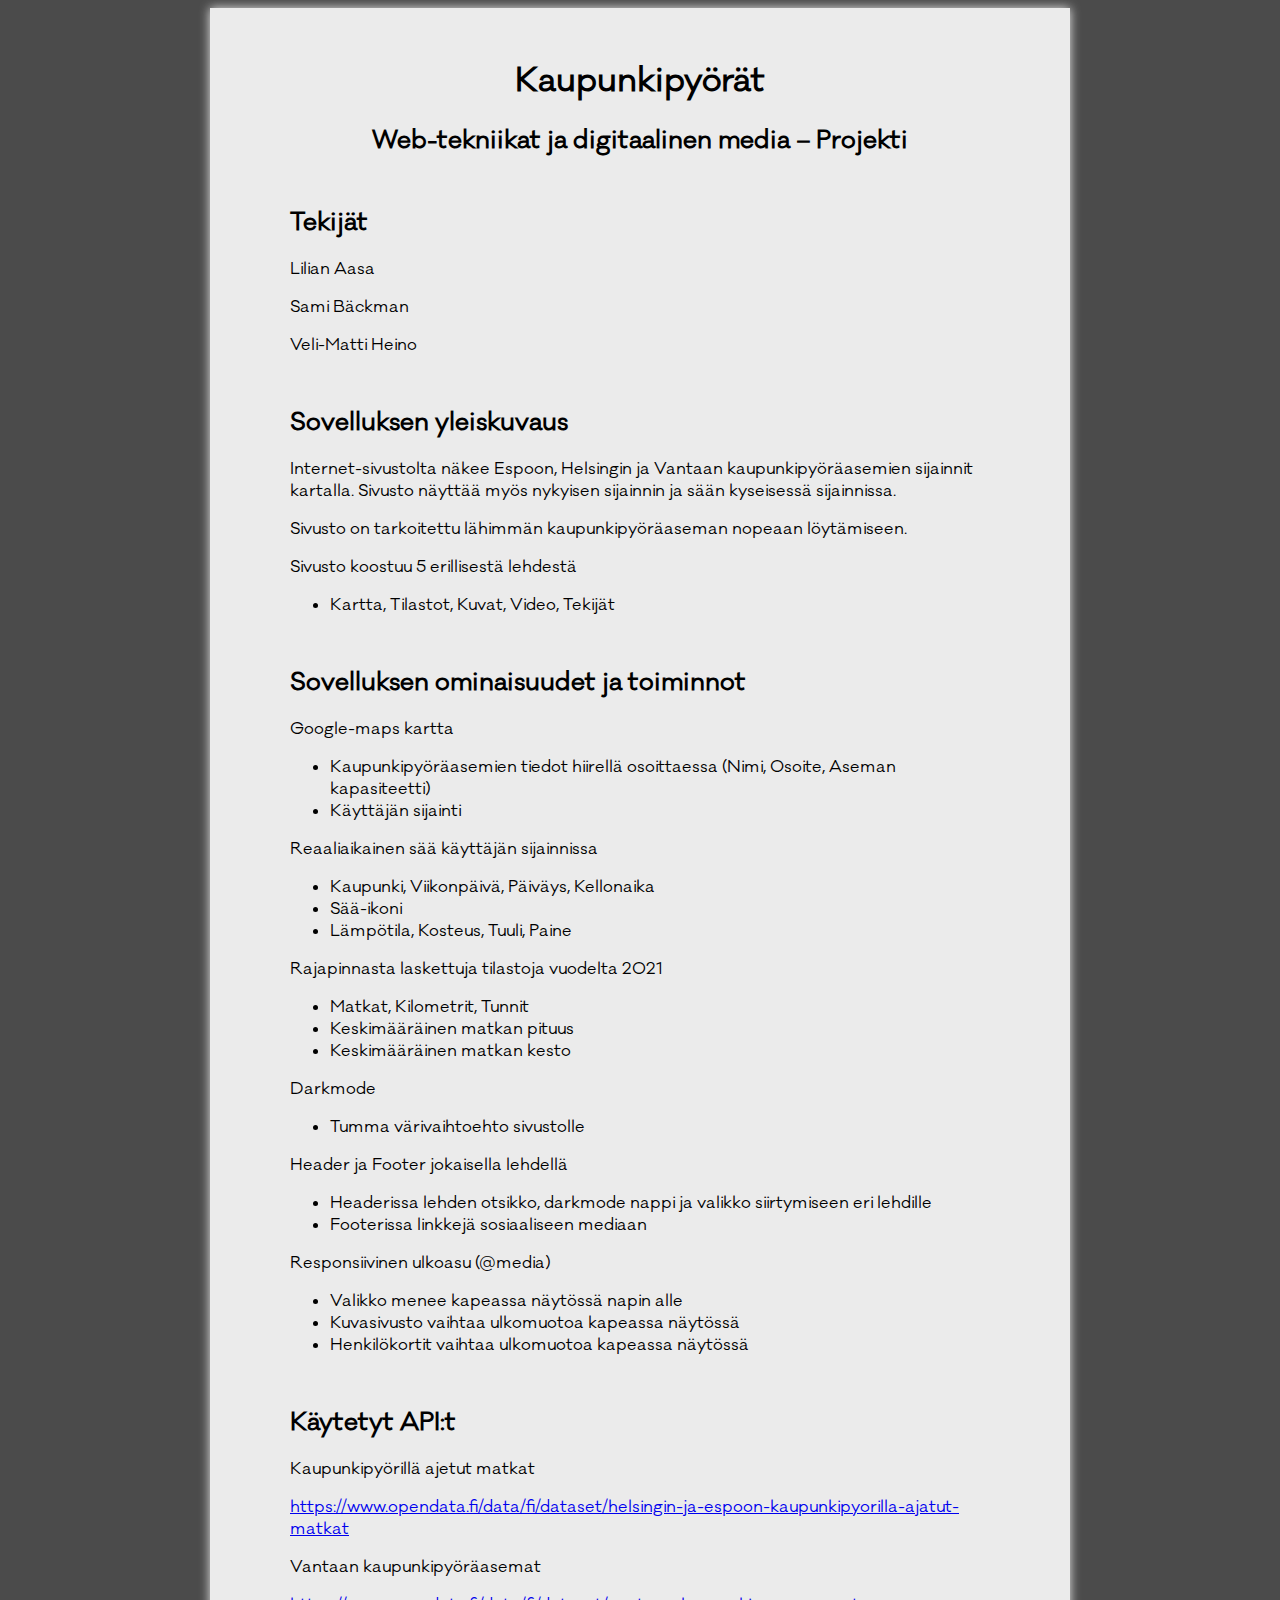
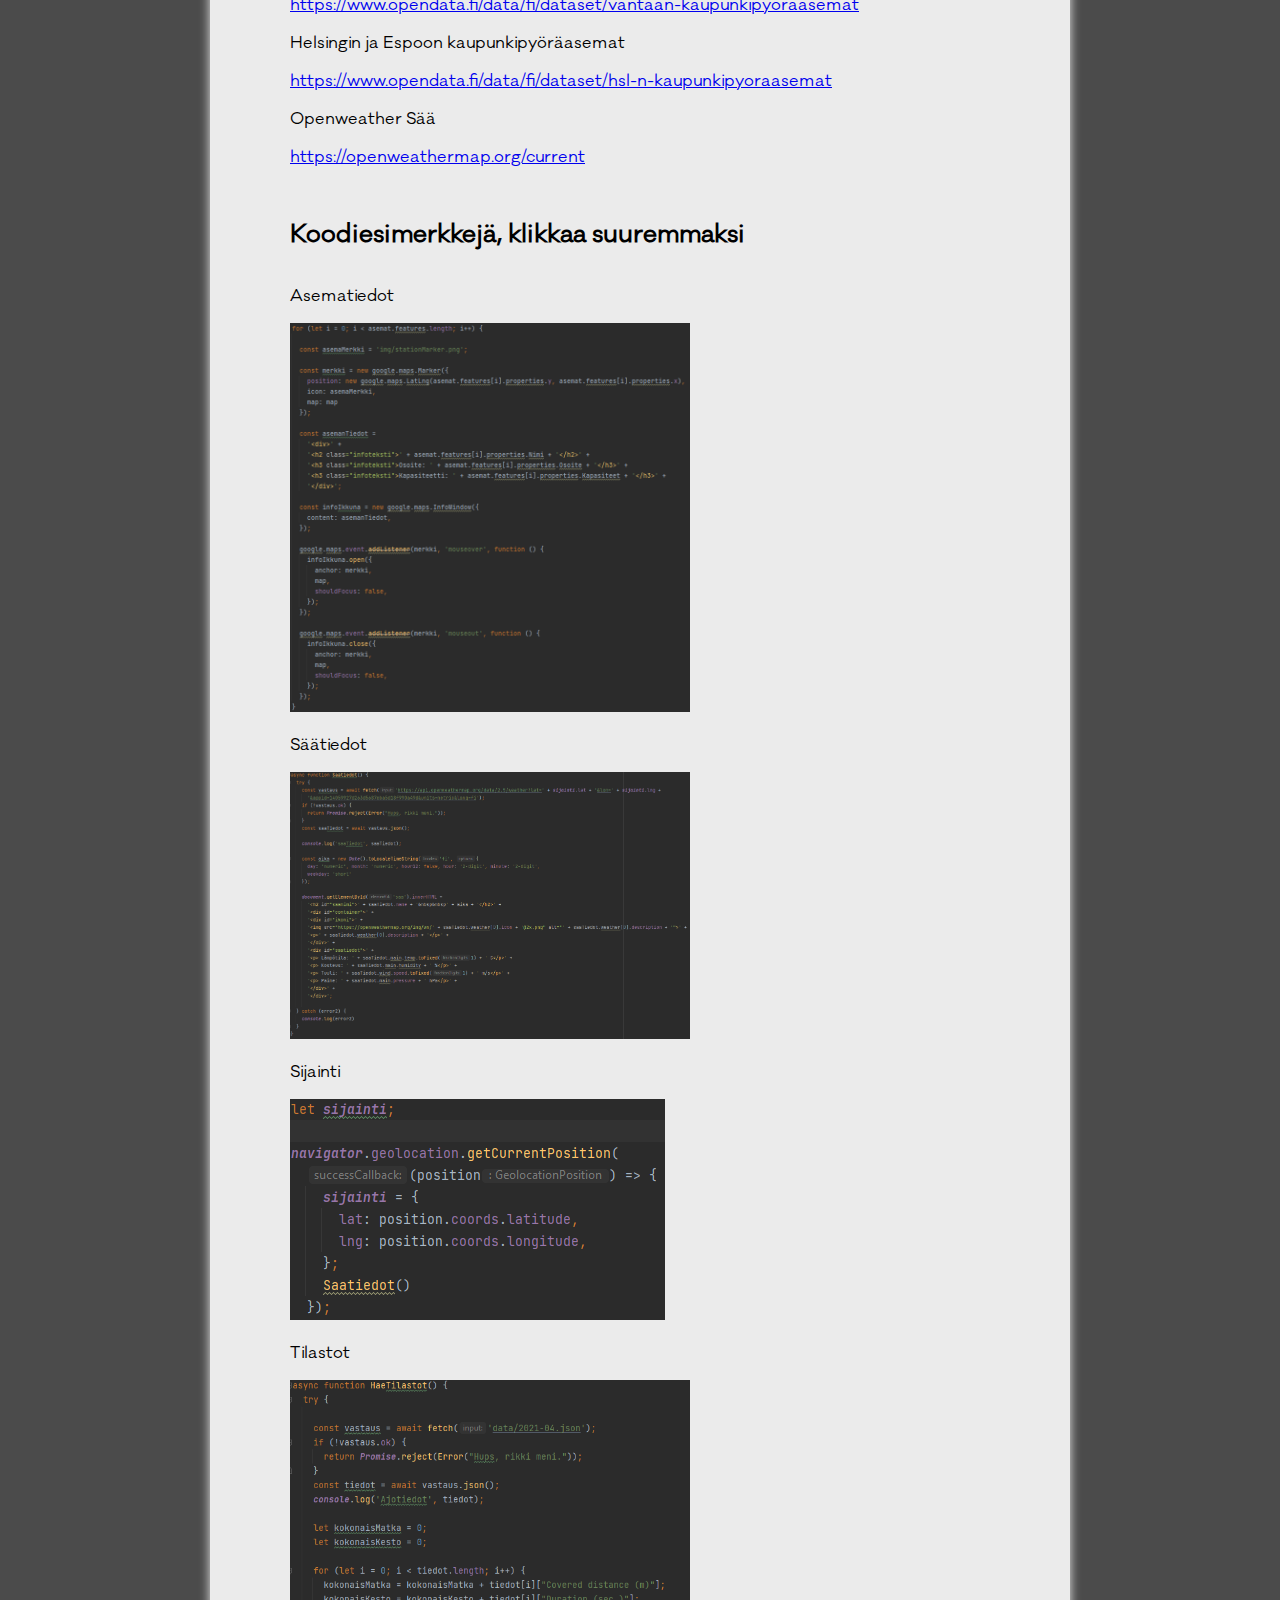
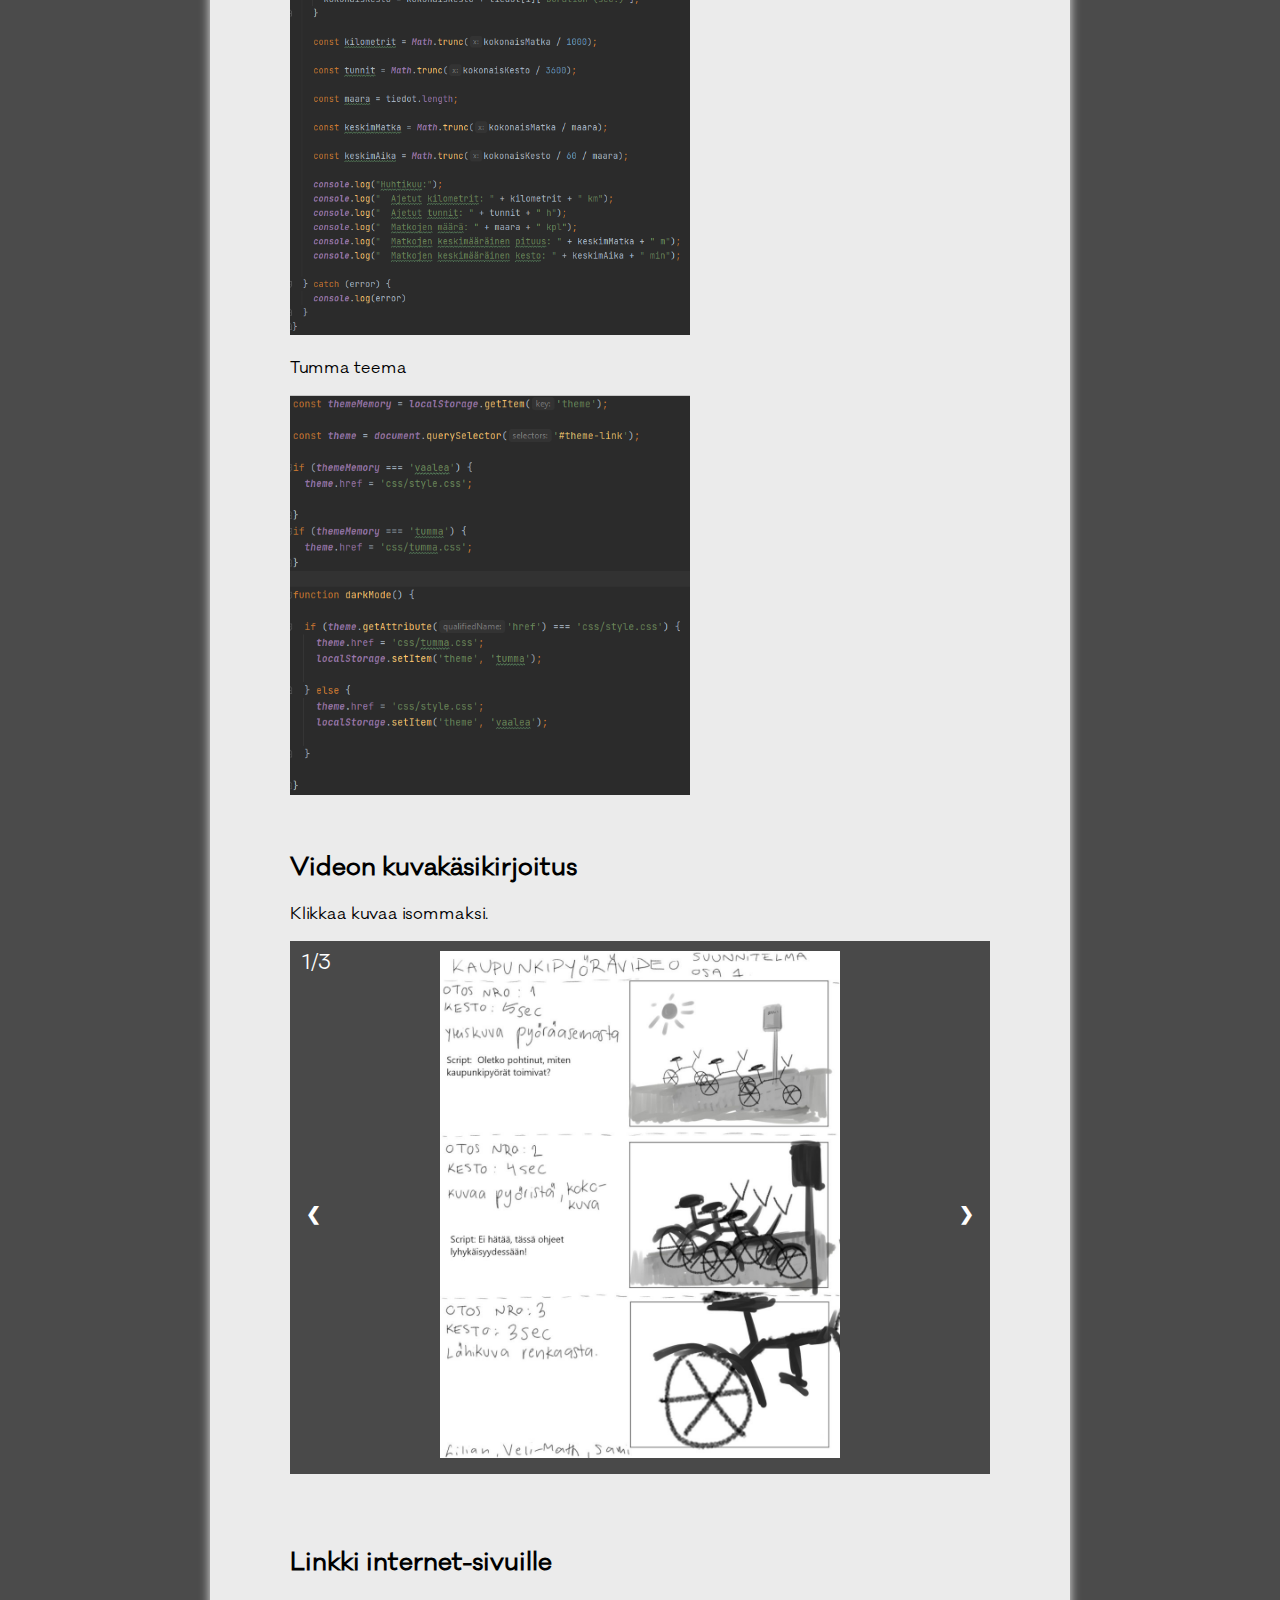
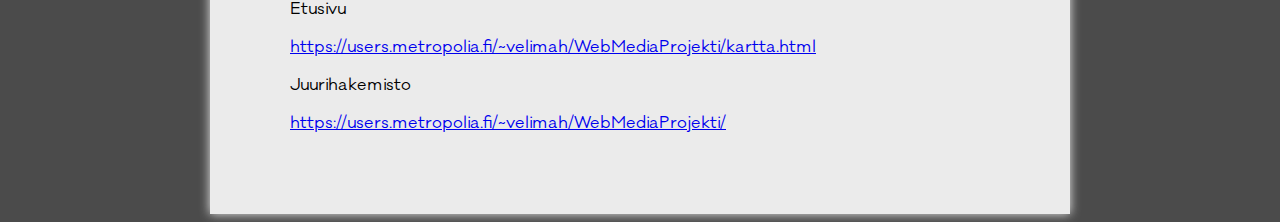
<file: EsittelySivusto/index.html>
<!DOCTYPE html>
<html lang="fi">
<head>
  <meta charset="UTF-8">
  <meta http-equiv="X-UA-Compatible" content="IE=edge">
  <meta name="viewport" content="width=device-width, initial-scale=1.0">
  <link rel="stylesheet" type="text/css" href="index.css" />
  <link href="lightbox2-2.11.3/dist/css/lightbox.css" rel="stylesheet" />
  <link rel="stylesheet" type="text/css" href="slideShow.css"/>
  <title>Kaupunkipyörät - Projektin esittelysivu</title>
  </head>
<body>
<script src="jquery.js"></script>


<main>
<header>
<h1 id="otsikko">Kaupunkipyörät</h1>
<h2 id="alaotsikko">Web-tekniikat ja digitaalinen media – Projekti</h2>
</header>

<section>
<h2>Tekijät</h2>
<p>Lilian Aasa</p>
<p>Sami Bäckman</p>
<p>Veli-Matti Heino</p>
</section>


<section>
<h2>Sovelluksen yleiskuvaus</h2>
<p>Internet-sivustolta näkee Espoon, Helsingin ja Vantaan kaupunkipyöräasemien sijainnit kartalla. Sivusto näyttää myös nykyisen sijainnin ja sään kyseisessä sijainnissa.</p>
<p>Sivusto on tarkoitettu lähimmän kaupunkipyöräaseman nopeaan löytämiseen.</p>
<p>Sivusto koostuu 5 erillisestä lehdestä </p>
<ul>
  <li>Kartta, Tilastot, Kuvat, Video, Tekijät</li>
</ul>
</section>

<section>
<h2>Sovelluksen ominaisuudet ja toiminnot</h2>
<p>Google-maps kartta</p>
<ul>
  <li>Kaupunkipyöräasemien tiedot hiirellä osoittaessa (Nimi, Osoite, Aseman kapasiteetti)</li>
  <li>Käyttäjän sijainti</li>
</ul>
<p>Reaaliaikainen sää käyttäjän sijainnissa</p>
<ul>
  <li>Kaupunki, Viikonpäivä, Päiväys, Kellonaika</li>
  <li>Sää-ikoni</li>
  <li>Lämpötila, Kosteus, Tuuli, Paine</li>
</ul>
<p>Rajapinnasta laskettuja tilastoja vuodelta 2021</p>
<ul>
  <li>Matkat, Kilometrit, Tunnit</li>
  <li>Keskimääräinen matkan pituus</li>
  <li>Keskimääräinen matkan kesto</li>
</ul>
<p>Darkmode</p>
<ul>
  <li>Tumma värivaihtoehto sivustolle</li>
</ul>
<p>Header ja Footer jokaisella lehdellä</p>
<ul>
  <li>Headerissa lehden otsikko, darkmode nappi ja valikko siirtymiseen eri lehdille</li>
  <li>Footerissa linkkejä sosiaaliseen mediaan</li>
</ul>
<p>Responsiivinen ulkoasu (@media)</p>
<ul>
  <li>Valikko menee kapeassa näytössä napin alle</li>
  <li>Kuvasivusto vaihtaa ulkomuotoa kapeassa näytössä</li>
  <li>Henkilökortit vaihtaa ulkomuotoa kapeassa näytössä</li>
</ul>
</section>

<section>
<h2>Käytetyt API:t</h2>
<p>Kaupunkipyörillä ajetut matkat</p>
<a href="https://www.opendata.fi/data/fi/dataset/helsingin-ja-espoon-kaupunkipyorilla-ajatut-matkat">https://www.opendata.fi/data/fi/dataset/helsingin-ja-espoon-kaupunkipyorilla-ajatut-matkat</a>
<p>Vantaan kaupunkipyöräasemat</p>
<a href="https://www.opendata.fi/data/fi/dataset/vantaan-kaupunkipyoraasemat">https://www.opendata.fi/data/fi/dataset/vantaan-kaupunkipyoraasemat</a>
<p>Helsingin ja Espoon kaupunkipyöräasemat</p>
<a href="https://www.opendata.fi/data/fi/dataset/hsl-n-kaupunkipyoraasemat">https://www.opendata.fi/data/fi/dataset/hsl-n-kaupunkipyoraasemat</a>
<p>Openweather Sää</p>
<a href="https://openweathermap.org/current">https://openweathermap.org/current</a>
</section>

<section>
<h2>Koodiesimerkkejä, klikkaa suuremmaksi</h2>
<div id="flexbox">
  <p>Asematiedot</p>
  <a class="lightbox-link" href="asemat.png" data-lightbox="image-1" data-title="sijainti"><img class="image" src="asemat.png" alt="sijainti" /></a>
  <p>Säätiedot</p>
  <a class="lightbox-link" href="säätiedot.png" data-lightbox="image-1" data-title="säätiedot"><img class="image" src="säätiedot.png" alt="säätiedot" /></a>
  <p>Sijainti</p>
  <a class="lightbox-link" href="sijainti.png" data-lightbox="image-1" data-title="sijainti"><img class="image" src="sijainti.png" alt="sijainti" /></a>
  <p>Tilastot</p>
  <a class="lightbox-link" href="tilastot.png" data-lightbox="image-1" data-title="asematiedot kartalle"><img class="image" src="tilastot.png" alt="asematiedot kartalle" /></a>
  <p>Tumma teema</p>
  <a class="lightbox-link" href="darkmode.png" data-lightbox="image-1" data-title="darkmode"><img class="image" src="darkmode.png" alt="darkmode" /></a>
</div>
</section>


<section>
  <h2>Videon kuvakäsikirjoitus</h2>
  <p>Klikkaa kuvaa isommaksi.</p>
  <div class="slideshow-container">

    <div class="slidesShow">
      <div class="slideNumber">1/3</div>
      <a class="lightbox-link" href="video-img/suunnitelma1.jpg" data-lightbox="image-1" data-title="videon kuvakäsikirjoitus, kuva 1"><img class="image" src="video-img/suunnitelma1.jpg" alt="suunnitelma kuva1"/></a>
    </div>

    <div class="slidesShow">
      <div class="slideNumber">2/3</div>
      <a class="lightbox-link" href="video-img/suunnitelma2.jpg" data-lightbox="image-1" data-title="videon kuvakäsikirjoitus, kuva 2"><img class="image" src="video-img/suunnitelma2.jpg" alt="suunnitelma kuva2"/></a>
    </div>

    <div class="slidesShow">
      <div class="slideNumber">3/3</div>
      <a class="lightbox-link" href="video-img/suunnitelma3.jpg" data-lightbox="image-1" data-title="videon kuvakäsikirjoitus, kuva 3"><img class="image" src="video-img/suunnitelma3.jpg" alt="suunnitelma kuva3"/></a>
    </div>

    <a class="prev" onclick="plusSlide(-1)">&#10094;</a>
    <a class="next" onclick="plusSlide(1)">&#10095;</a>

  </div>
<br>

</section>

<section>
<h2>Linkki internet-sivuille</h2>
  <p>Etusivu</p>
  <a href="https://users.metropolia.fi/~velimah/WebMediaProjekti/kartta.html">https://users.metropolia.fi/~velimah/WebMediaProjekti/kartta.html</a>
  <p>Juurihakemisto</p>
  <a href="https://users.metropolia.fi/~velimah/WebMediaProjekti/">https://users.metropolia.fi/~velimah/WebMediaProjekti/</a>
</section>


</main>
<script src="lightbox2-2.11.3/dist/js/lightbox.js"></script>
<script src="slides.js"></script>
</body>
</html>
</file>
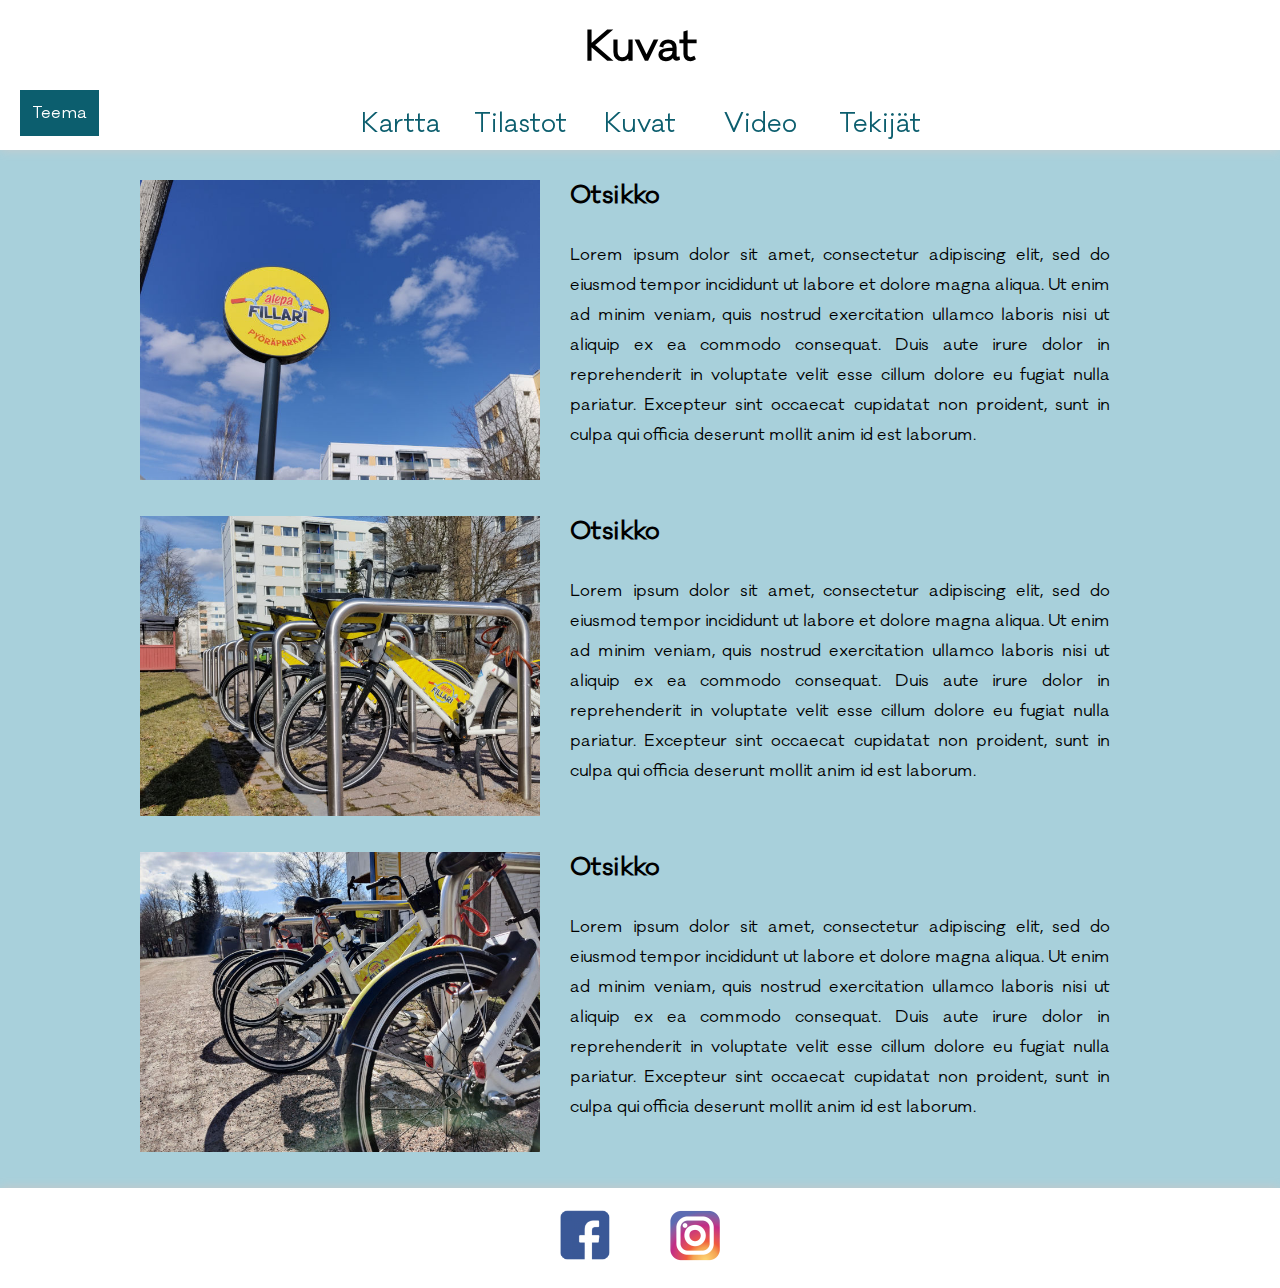
<file: kuvat.html>
<!DOCTYPE html>
<html lang="fi">
<head>
  <meta charset="UTF-8">
  <meta http-equiv="X-UA-Compatible" content="IE=edge">
  <meta name="viewport" content="width=device-width, initial-scale=1.0">
  <title>Kaupunkipyörät</title>
  <link rel="stylesheet" type="text/css" href="css/style.css" id="theme-link"/>
  <link rel="stylesheet" type="text/css" href="css/kuvat.css" />
  <link href="lightbox2-2.11.3/dist/css/lightbox.css" rel="stylesheet" />
  <script src="js/teema.js"></script>
</head>

<body>

<script src="/js/jquery.js"></script>

<header id="ylapalkki">

  <h1 id="otsikko">Kuvat</h1>

  <div class="teemacontainer">
    <button id="teemanappi" onclick="darkMode()" >Teema</button>
  </div>

  <nav>
    <div id="valikko">
      <ul id="menu">
        <li><a href="kartta.html">Kartta</a></li>
        <li><a href="tilastot.html">Tilastot</a></li>
        <li><a href="kuvat.html">Kuvat</a></li>
        <li><a href="video.html">Video</a></li>
        <li><a href="tekijat.html">Tekijät</a></li>
      </ul>
    </div>

    <div class="vetovalikko">
      <button class="vetonappi">Valikko</button>
      <div class="sisalto">
        <a href="kartta.html">Kartta</a>
        <a href="tilastot.html">Tilastot</a>
        <a href="kuvat.html">Kuvat</a>
        <a href="video.html">Video</a>
        <a href="tekijat.html">Tekijät</a>
      </div>
    </div>
  </nav>

</header>

<main>

<section>
  <div id="kuvat">

    <div class="setti">
      <div class="kuva">
        <a class="lightbox-link" href="img/bike_sign.jpg" data-lightbox="image-1" data-title="kyltti"><img class="image" src="img/bike_sign.jpg" alt="kuva kaupunkipyöräaseman kyltistä." /></a>
      </div>
      <div class="teksti">
        <h2>Otsikko</h2>
        <p>Lorem ipsum dolor sit amet, consectetur adipiscing elit, sed do eiusmod tempor incididunt ut labore et dolore magna aliqua. Ut enim ad minim veniam, quis nostrud exercitation ullamco laboris nisi ut aliquip ex ea commodo consequat. Duis aute irure dolor in reprehenderit in voluptate velit esse cillum dolore eu fugiat nulla pariatur. Excepteur sint occaecat cupidatat non proident, sunt in culpa qui officia deserunt mollit anim id est laborum.</p>
      </div>
    </div>

    <div class="setti">
      <div class="kuva">
        <a class="lightbox-link" href="img/bikes.jpg" data-lightbox="image-1" data-title="polkypyörat"><img class="image" src="img/bikes.jpg" alt="kuva polkupyöristä kaupunkipyörasemalla." /></a>
      </div>
      <div class="teksti">
        <h2>Otsikko</h2>
        <p>Lorem ipsum dolor sit amet, consectetur adipiscing elit, sed do eiusmod tempor incididunt ut labore et dolore magna aliqua. Ut enim ad minim veniam, quis nostrud exercitation ullamco laboris nisi ut aliquip ex ea commodo consequat. Duis aute irure dolor in reprehenderit in voluptate velit esse cillum dolore eu fugiat nulla pariatur. Excepteur sint occaecat cupidatat non proident, sunt in culpa qui officia deserunt mollit anim id est laborum.</p>
      </div>
    </div>

    <div class="setti">
      <div class="kuva">
        <a class="lightbox-link" href="img/wheels.jpg" data-lightbox="image-1" data-title="renkaat"><img class="image" src="img/wheels.jpg" alt="kuva kaupunkipyörien renkaista." /></a>
      </div>
      <div class="teksti">
        <h2>Otsikko</h2>
        <p>Lorem ipsum dolor sit amet, consectetur adipiscing elit, sed do eiusmod tempor incididunt ut labore et dolore magna aliqua. Ut enim ad minim veniam, quis nostrud exercitation ullamco laboris nisi ut aliquip ex ea commodo consequat. Duis aute irure dolor in reprehenderit in voluptate velit esse cillum dolore eu fugiat nulla pariatur. Excepteur sint occaecat cupidatat non proident, sunt in culpa qui officia deserunt mollit anim id est laborum.</p>
      </div>  
    </div>
    
  </div>
</section>

</main>

<footer>
  <a href="https://fi-fi.facebook.com/helsinginseudunliikenne/"><img src="img/facebook.png" alt="linkki hsl facebook sivuille."></a>
  <a href="https://www.instagram.com/explore/tags/kaupunkipy%C3%B6r%C3%A4/?hl=fi"><img src="img/instagram.png" alt="linkki instagram sivuston kaupunkipyöräkuviin."></a>
</footer>

<script src="lightbox2-2.11.3/dist/js/lightbox.js"></script>

</body>
</html>
</file>
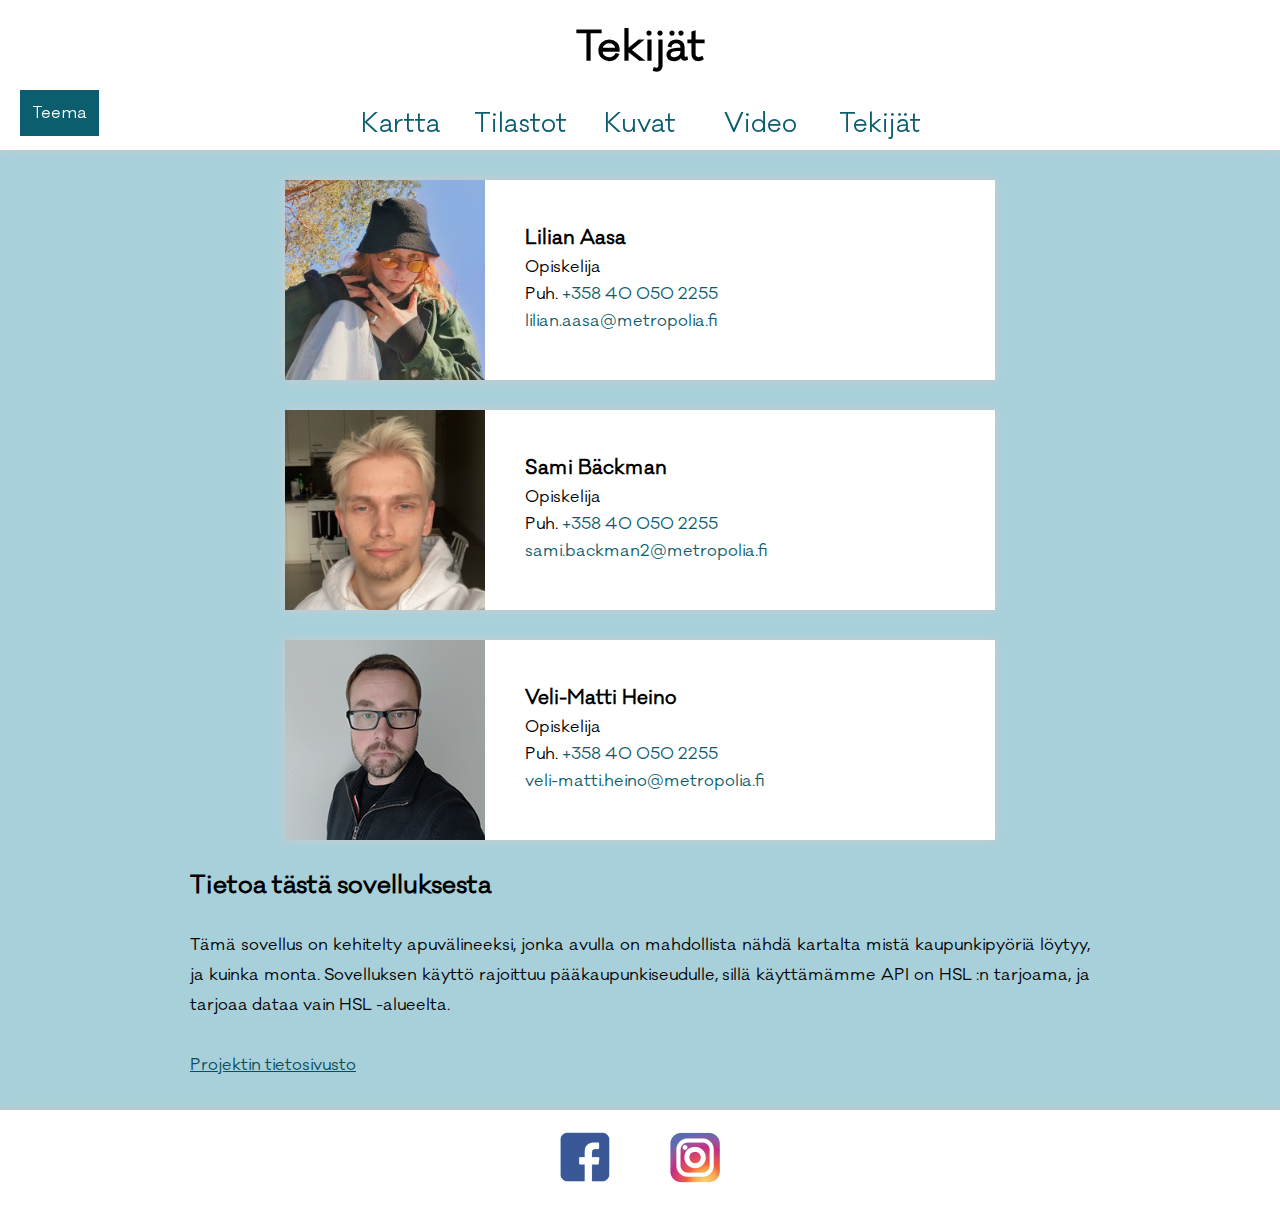
<file: tekijat.html>
<!DOCTYPE html>
<html lang="fi">
<head>
  <meta charset="UTF-8">
  <meta http-equiv="X-UA-Compatible" content="IE=edge">
  <meta name="viewport" content="width=device-width, initial-scale=1.0">
  <title>Kaupunkipyörät</title>
  <link rel="stylesheet" type="text/css" href="css/style.css" id="theme-link"/>
  <link rel="stylesheet" type="text/css" href="css/tekijat.css" />
  <script src="js/teema.js"></script>
</head>

<body>

<header id="ylapalkki">

  <h1 id="otsikko">Tekijät</h1>

  <div class="teemacontainer">
    <button id="teemanappi" onclick="darkMode()" >Teema</button>
  </div>

  <nav>
    <div id="valikko">
      <ul id="menu">
        <li><a href="kartta.html">Kartta</a></li>
        <li><a href="tilastot.html">Tilastot</a></li>
        <li><a href="kuvat.html">Kuvat</a></li>
        <li><a href="video.html">Video</a></li>
        <li><a href="tekijat.html">Tekijät</a></li>
      </ul>
    </div>

    <div class="vetovalikko">
      <button class="vetonappi">Valikko</button>
      <div class="sisalto">
        <a href="kartta.html">Kartta</a>
        <a href="tilastot.html">Tilastot</a>
        <a href="kuvat.html">Kuvat</a>
        <a href="video.html">Video</a>
        <a href="tekijat.html">Tekijät</a>
      </div>
    </div>
  </nav>

</header>

<main>

  <section class="containertekijat">

    <div class="cell">
      <div class="box1">
       <img class="henkilokuva" src="img/Lilian.jpg" alt="kuva Lilian Aasasta.">
     </div>
     <div class="box2">
        <h3 class="nimi">Lilian Aasa</h3>
       <p class="ammatti">Opiskelija</p>
       <p class="puhelin"> Puh.
         <a href="tel:+358400502255">+358 40 050 2255</a>
       </p>
       <p class="sahkoposti">
        <a href="mailto:lilian.aasa@metropolia.fi">lilian.aasa@metropolia.fi</a>
        </p>
      </div>
    </div>

    <div class="cell">
      <div class="box1">
        <img class="henkilokuva" src="img/samibackman.jpg" alt="kuva Sami Bäckmanista.">
      </div>
      <div class="box2">
        <h3 class="nimi">Sami Bäckman</h3>
        <p class="ammatti">Opiskelija</p>
        <p class="puhelin"> Puh.
          <a href="tel:+358400502255">+358 40 050 2255</a>
        </p>
        <p class="sahkoposti">
          <a href="mailto:sami.backman2@metropolia.fi">sami.backman2@metropolia.fi</a>
        </p>
      </div>
    </div>

    <div class="cell">
      <div class="box1">
        <img class="henkilokuva" src="img/velimattikuva.jpg" alt="kuva Veli-Matti Heinosta.">
      </div>
      <div class="box2">
        <h3 class="nimi">Veli-Matti Heino</h3>
        <p class="ammatti">Opiskelija</p>
        <p class="puhelin"> Puh.
          <a href="tel:+358400502255">+358 40 050 2255</a>
        </p>
        <p class="sahkoposti">
          <a href="mailto:veli-matti.heino@metropolia.fi">veli-matti.heino@metropolia.fi</a>
        </p>
      </div>
    </div>

  </section>

  <article id="yleiskuvaus">
    <h2>Tietoa tästä sovelluksesta</h2>
    <p>Tämä sovellus on kehitelty apuvälineeksi, jonka avulla on mahdollista nähdä kartalta mistä kaupunkipyöriä löytyy, ja kuinka monta. Sovelluksen käyttö rajoittuu pääkaupunkiseudulle, sillä käyttämämme API on HSL :n tarjoama, ja tarjoaa dataa vain HSL -alueelta.</p>
    <a class="tekstilinkki" href="https://users.metropolia.fi/~velimah/esitys">Projektin tietosivusto</a>
  </article>

</main>

<footer>
  <a href="https://fi-fi.facebook.com/helsinginseudunliikenne/"><img src="img/facebook.png" alt="linkki hsl facebook sivuille."></a>
  <a href="https://www.instagram.com/explore/tags/kaupunkipy%C3%B6r%C3%A4/?hl=fi"><img src="img/instagram.png" alt="linkki instagram sivuston kaupunkipyöräkuviin."></a>
</footer>

</body>
</html>
</file>
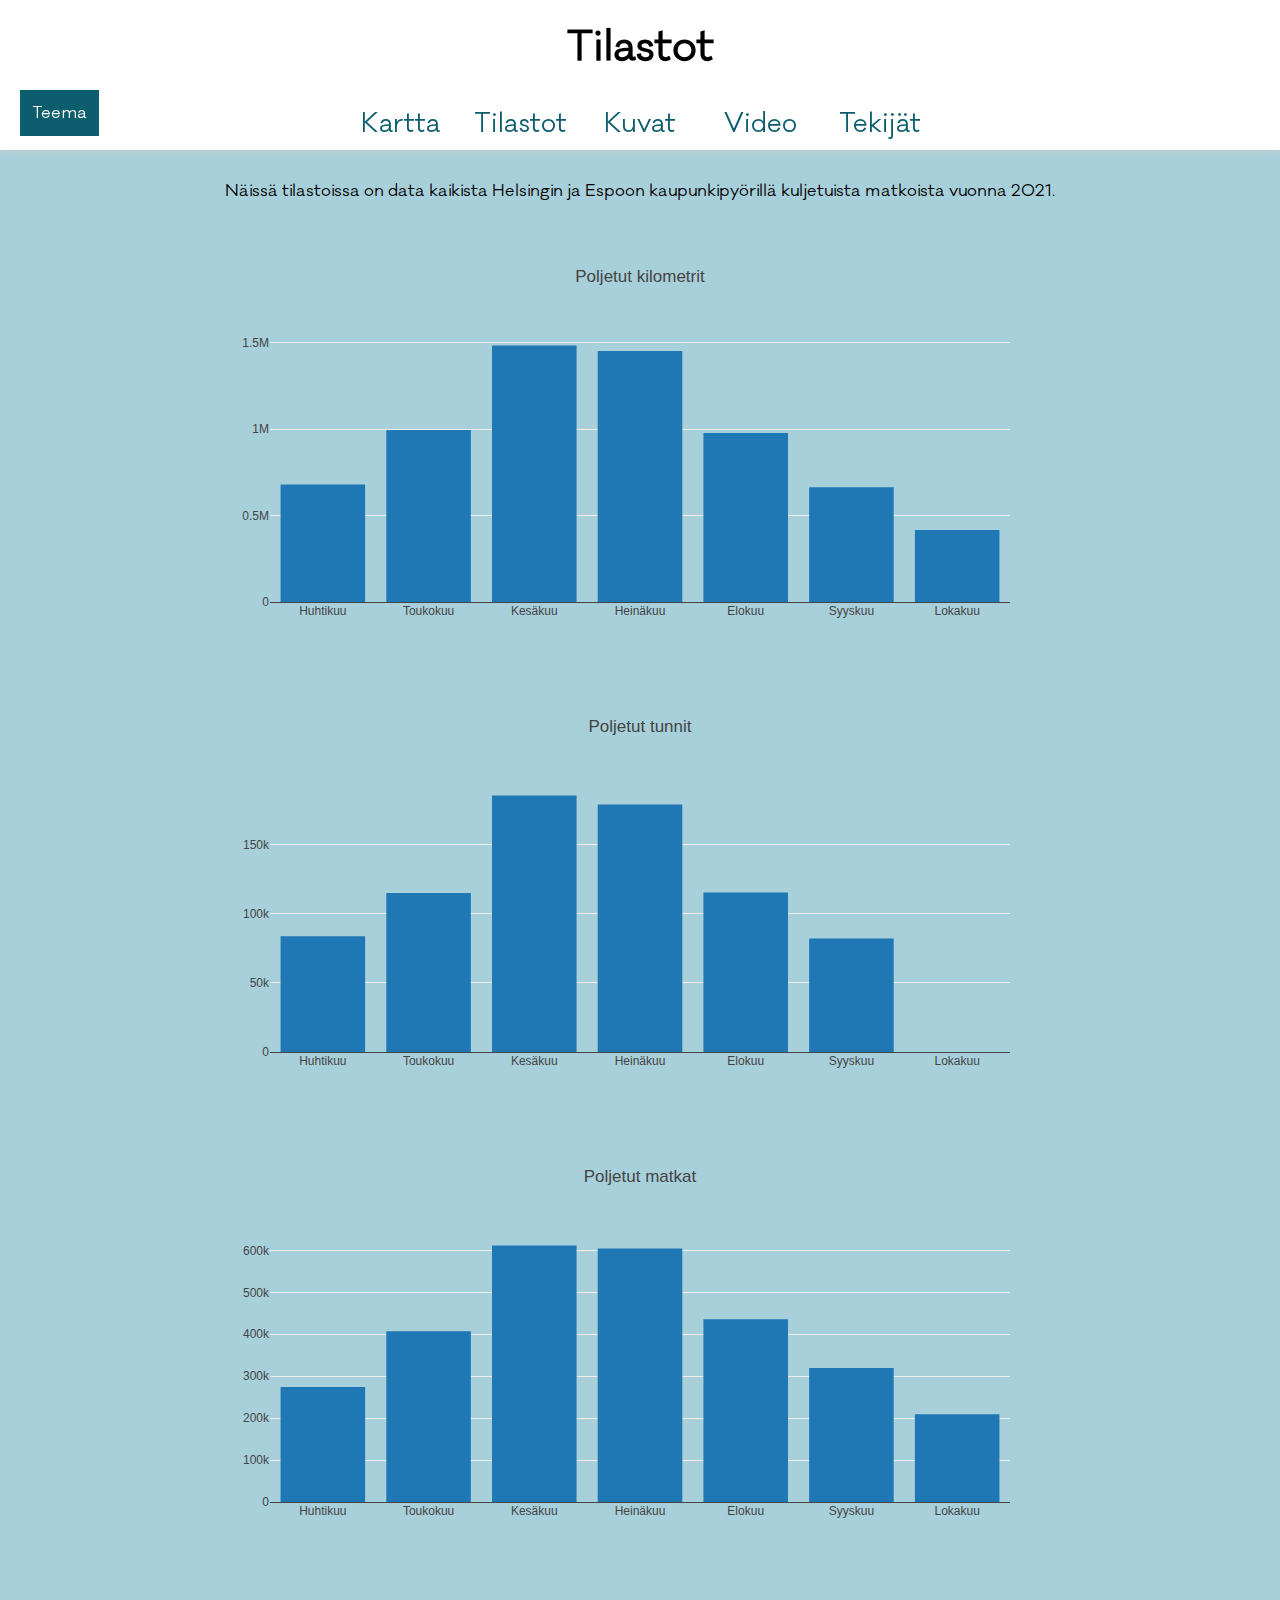
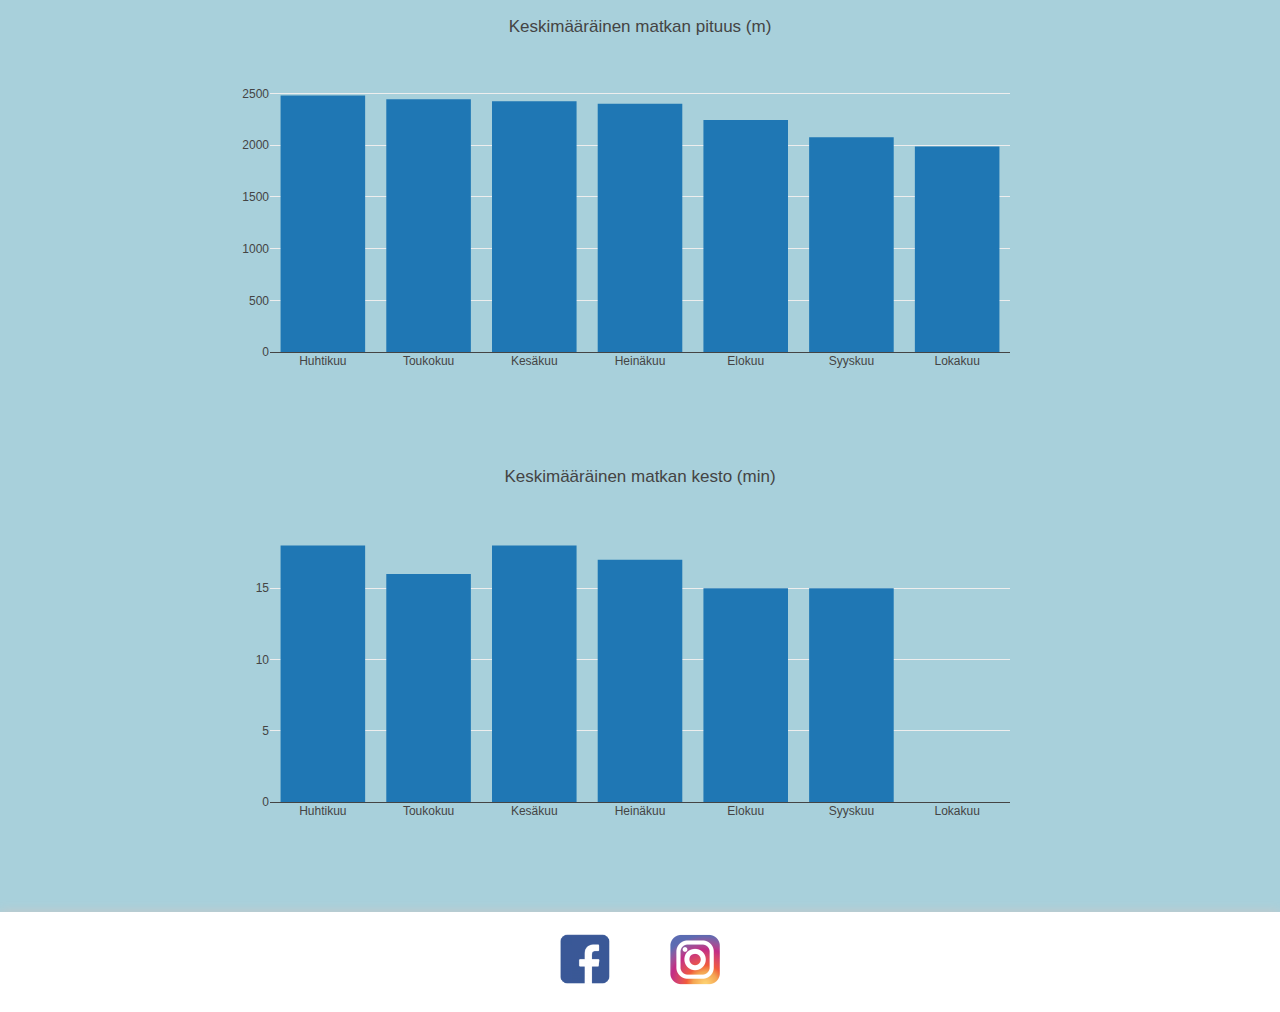
<file: tilastot.html>
<!DOCTYPE html>
<html lang="fi">
<head>
  <meta charset="UTF-8">
  <meta http-equiv="X-UA-Compatible" content="IE=edge">
  <meta name="viewport" content="width=device-width, initial-scale=1.0">
  <title>Kaupunkipyörät</title>
  <link rel="stylesheet" type="text/css" href="css/style.css" id="theme-link" />
  <link rel="stylesheet" type="text/css" href="css/tilastot.css" />
  <script src="https://cdn.plot.ly/plotly-latest.min.js"></script>
  <script defer src="js/graafit.js"></script>
  <script src="js/teema.js"></script>
</head>

<body>

<header id="ylapalkki">

  <h1 id="otsikko">Tilastot</h1>

  <div class="teemacontainer">
    <button id="teemanappi" onclick="darkMode(); location.reload()" >Teema</button>
  </div>

  <nav>
    <div id="valikko">
      <ul id="menu">
        <li><a href="kartta.html">Kartta</a></li>
        <li><a href="tilastot.html">Tilastot</a></li>
        <li><a href="kuvat.html">Kuvat</a></li>
        <li><a href="video.html">Video</a></li>
        <li><a href="tekijat.html">Tekijät</a></li>
      </ul>
    </div>

    <div class="vetovalikko">
      <button class="vetonappi">Valikko</button>
      <div class="sisalto">
        <a href="kartta.html">Kartta</a>
        <a href="tilastot.html">Tilastot</a>
        <a href="kuvat.html">Kuvat</a>
        <a href="video.html">Video</a>
        <a href="tekijat.html">Tekijät</a>
      </div>
    </div>
  </nav>

</header>

<main>
  <p id="teksti">Näissä tilastoissa on data kaikista Helsingin ja Espoon kaupunkipyörillä kuljetuista matkoista vuonna 2021. </p>

  <div class="container">
    <div id="graafi1"></div>
    <div id="graafi2"></div>
    <div id="graafi3"></div>
    <div id="graafi4"></div>
    <div id="graafi5"></div>
  </div>

</main>

<footer>
  <a href="https://fi-fi.facebook.com/helsinginseudunliikenne/"><img src="img/facebook.png" alt="linkki hsl facebook sivuille."></a>
  <a href="https://www.instagram.com/explore/tags/kaupunkipy%C3%B6r%C3%A4/?hl=fi"><img src="img/instagram.png" alt="linkki instagram sivuston kaupunkipyöräkuviin."></a>
</footer>

</body>
</html>
</file>
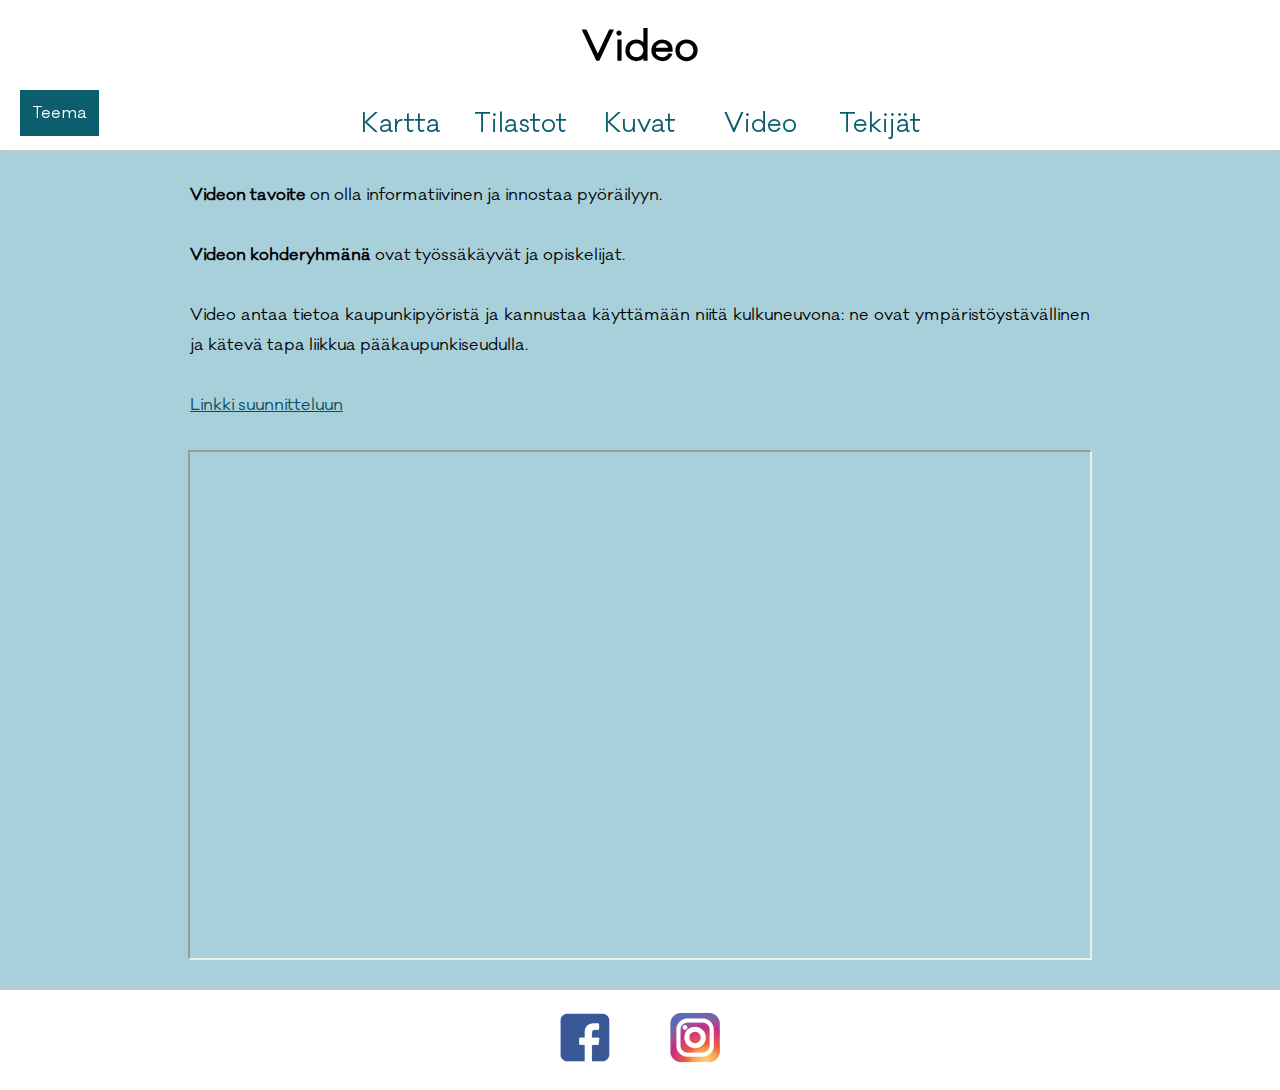
<file: video.html>
<!DOCTYPE html>
<html lang="fi">
<head>
  <meta charset="UTF-8">
  <meta http-equiv="X-UA-Compatible" content="IE=edge">
  <meta name="viewport" content="width=device-width, initial-scale=1.0">
  <title>Kaupunkipyörät</title>
  <link rel="stylesheet" type="text/css" href="css/style.css" id="theme-link" />
  <link rel="stylesheet" type="text/css" href="css/video.css" />
  <script src="js/teema.js"></script>
</head>
<body>

<header id="ylapalkki">

  <h1 id="otsikko">Video</h1>

  <div class="teemacontainer">
    <button id="teemanappi" onclick="darkMode()" >Teema</button>
  </div>

  <nav>
    <div id="valikko">
      <ul id="menu">
        <li><a href="kartta.html">Kartta</a></li>
        <li><a href="tilastot.html">Tilastot</a></li>
        <li><a href="kuvat.html">Kuvat</a></li>
        <li><a href="video.html">Video</a></li>
        <li><a href="tekijat.html">Tekijät</a></li>
      </ul>
    </div>

    <div class="vetovalikko">
      <button class="vetonappi">Valikko</button>
      <div class="sisalto">
        <a href="kartta.html">Kartta</a>
        <a href="tilastot.html">Tilastot</a>
        <a href="kuvat.html">Kuvat</a>
        <a href="video.html">Video</a>
        <a href="tekijat.html">Tekijät</a>
      </div>
    </div>
  </nav>

</header>

<main>

  <article id="videoteksti">
    <p><b>Videon tavoite</b> on olla informatiivinen ja innostaa pyöräilyyn.</p>
    <p><b>Videon kohderyhmänä</b> ovat työssäkäyvät ja opiskelijat.</p>
    <p>Video antaa tietoa kaupunkipyöristä ja kannustaa käyttämään niitä kulkuneuvona: ne ovat ympäristöystävällinen ja kätevä tapa liikkua pääkaupunkiseudulla.</p>
    <a href="https://users.metropolia.fi/~velimah/esitys/" class="tekstilinkki">Linkki suunnitteluun</a>
  </article>

  <div id="video">
    <iframe width="900" height="506.25" src="https://www.youtube.com/embed/8LhmYX7QnYE"></iframe>
  </div>

</main>

<footer>
  <a href="https://fi-fi.facebook.com/helsinginseudunliikenne/"><img src="img/facebook.png" alt="linkki hsl facebook sivuille."></a>
  <a href="https://www.instagram.com/explore/tags/kaupunkipy%C3%B6r%C3%A4/?hl=fi"><img src="img/instagram.png" alt="linkki instagram sivuston kaupunkipyöräkuviin."></a>
</footer>

</body>
</html>
</file>
<file: EsittelySivusto/index.css>
@font-face {
    font-family: GalanoClassic;
    src: url(GalanoClassic-Regular.woff2);
}
* {
    font-family: GalanoClassic,sans-serif;
}
body {
    background-color: rgb(75, 75, 75);
}
main {
    background-color: #EBEBEB;
    padding: 30px;
    max-width: 800px;
    margin-left: auto;
    margin-right: auto;
    box-shadow: 0 0 10px #EBEBEB;
}
img {
    max-width: 400px;
}
section{
    margin: 50px;
}
#flexbox {
    display: flex;
    flex-direction: column;
}
#otsikko {
    text-align: center;
}
#alaotsikko {
    text-align: center;
}
</file>
<file: EsittelySivusto/slideShow.css>
.slideshow-container {
  max-width: 1000px;
  position: relative;
  margin: auto;
  background-color:rgb(73, 73, 73);
}

.slideshow-container img{
    margin: 10px 150px;
}


.prev, .next {
  cursor: pointer;
  position: absolute;
  top: 50%;
  width: auto;
  margin-top: -22px;
  padding: 16px;
  color: rgb(255, 255, 255);
  font-weight: bold;
  font-size: 18px;
  transition: 0.6s ease;
  border-radius: 0 3px 3px 0;
  user-select: none;
}

.next {
  right: 0;
  border-radius: 3px 0 0 3px;
}


.prev:hover, .next:hover {
  background-color: rgba(0,0,0,0.8);
}

.slideNumber {
  color: #ffffff;
  font-size: 20px;
  padding: 8px 12px;
  position: absolute;
  top: 0;
}

.active {
  background-color: #717171;
}
</file>
<file: css/style.css>
@font-face {
    font-family: GalanoClassic;
    src: url(GalanoClassic-Regular.woff2);
}

html {
    margin: 0;
    padding: 0;
}

* {
    font-family: GalanoClassic, sans-serif;
}

body {
    margin: 0;
    padding: 0;
    background-color: #a8d0db;
    color: black;

}

.dark-mode {
    background-color: rgb(32, 31, 31);
    color: white;
}

main {
    margin-top: 150px;
    min-height: 69vh;
    padding: 30px 30px 0;
}

.vetonappi {
    background-color: #0C5E6E;
    color: white;
    padding: 12px;
    font-size: 16px;
    border: none;

}

#teemanappi {
    position: absolute;
    background-color: #0C5E6E;
    color: white;
    padding: 12px;
    font-size: 16px;
    border: none;
    left: 20px;
    top: 90px;
}

.teemacontainer:hover #teemanappi {
    background-color: #0C5E6E;
    box-shadow: 0 0 5px #0C5E6E;
}

.vetovalikko {
    position: absolute;
    right: 20px;
    top: 90px;
}

.sisalto {
    display: none;
    position: absolute;
    right: 0;
    background-color: #f1f1f1;
    min-width: 140px;
    box-shadow: 0 8px 16px 0 rgba(0, 0, 0, 0.2);
    z-index: 1;
}

.sisalto a {
    color: black;
    padding: 12px 16px;
    text-decoration: none;
    display: block;
}

.sisalto a:hover {
    background-color: #15A4C1;
    box-shadow: 0 0 5px #15A4C1;
}

.vetovalikko:hover .sisalto {
    display: block;
}

.vetovalikko:hover .vetonappi {
    background-color: #0C5E6E;
    box-shadow: 0 0 5px #0C5E6E;
}

#otsikko {
    text-align: center;
    font-size: 40px;
    margin: 20px;
}

ul {
    list-style: none;
    padding: 0;
}

#valikko {
    display: table;
    margin: 0 auto;
}

#menu {
    margin: 10px;
    width: 100%;
    font-size: 25px;
    text-align: center;
    text-decoration: none;
}

li {

    display: block;
    position: relative;
    width: 120px;
    float: left;
    margin-left: auto;
    margin-right: auto;
}

#menu a {
    display: block;
    padding: 3px;
    color: #0C5E6E;
    text-decoration: none;
}

#ylapalkki {
    position: fixed;
    top: 0;
    left: 0;
    right: 0;
    height: 150px;
    width: 100%;
    z-index: 999;
    background-color: #ffffff;
    box-shadow: 0 0 10px #ccc;
}

#menu a:hover {
    color: #0C5E6E;
    text-shadow: 0 0 1px #0C5E6E;
    text-decoration: underline;
}

#reittihaku {
    max-width: 1000px;
}

.tekstilinkki {
    color: #0a4d5b;
}

.tekstilinkki:hover {
    color: #0C5E6E;
    text-shadow: 0 0 1px #0C5E6E;
}

footer {
    bottom: 0;
    display: flex;
    justify-content: center;
    align-items: center;
    height: 100px;
    width: 100%;
    z-index: 999;
    background-color: #ffffff;
    box-shadow: 0 0 10px #c9c8c8;
}

footer img {
    padding-left: 30px;
    padding-right: 30px;
    margin-left: auto;
    margin-right: auto;
    width: 50px;
}

@media (max-width: 800px) {
    #menu {
        display: none;
    }

    #container2 {
        flex-direction: column;
    }
}

@media (min-width: 800px) {
    .vetovalikko {
        display: none;
    }
}
</file>
<file: css/kuvat.css>
#kuvat {
    display: flex;
    flex-direction: column;
    max-width: 1000px;
    margin: auto;
}

img {
    max-width: 400px;
}

.setti {
    margin-bottom: 30px;
    display: flex;
    flex-direction: row;
    flex-wrap: wrap;
    justify-content: center;
}

.setti h2 {
    margin-top: 0;
    margin-bottom: 30px;
}

.setti p {
    margin-top: 0;
    margin-bottom: 0;
}

.teksti {
    padding-left: 30px;
    padding-right: 30px;
    max-width: 540px;
    line-height: 30px;
    text-align: justify;
}

@media (max-width: 1080px) {
    .setti h2 {
        text-align: center;
    }

    .teksti {
        padding-top: 30px;
        padding-left: 0;
        padding-right: 0;
    }
}

@media (max-width: 450px) {
    img {
        max-width: 300px;
    }
}
</file>
<file: css/tekijat.css>
.containertekijat {
    display: flex;
    flex-direction: column;
}

.cell {
    display: flex;
    flex-direction: row;
    flex-wrap: wrap;
    justify-content: center;
    max-width: 1000px;
    margin: 0 auto 30px;
    box-shadow: 0 0 10px #ccc;
    background-color: #ffffff;
}

.box1 {
    height: 200px;
}

.box2 {
    padding: 40px;
    width: 430px;
}

.henkilokuva {
    height: 200px;
    width: 200px;
}

.nimi {
    margin-top: 5px;
    margin-bottom: 5px;
}

.ammatti {
    margin-top: 5px;
    margin-bottom: 5px;
}

.puhelin {
    margin-top: 5px;
    margin-bottom: 5px;
}

.puhelin a {
    text-decoration: none;
    color: #0C5E6E;
}

.sahkoposti {
    margin-top: 5px;
    margin-bottom: 5px;
}

.sahkoposti a {
    text-decoration: none;
    color: #0C5E6E;
}

.sahkoposti a:hover {
    background-color: rgba(255, 255, 255, 0.7);
    color: #0C5E6E;
    text-shadow: 0 0 1px #0C5E6E;
    text-decoration: underline;
}

.puhelin a:hover {
    background-color: rgba(255, 255, 255, 0.7);
    color: #0C5E6E;
    text-shadow: 0 0 1px #0C5E6E;
    text-decoration: underline;
}

#yleiskuvaus {
    line-height: 30px;
    max-width: 900px;
    margin-left: auto;
    margin-right: auto;
    margin-bottom: 30px;
}

#yleiskuvaus h2 {
    margin-top: 0;
    margin-bottom: 30px;
}

#yleiskuvaus p {
    margin-top: 0;
    margin-bottom: 30px;
    text-align: justify;
}

#yleiskuvaus a {
    margin-top: 0;
    margin-bottom: 30px;
}

@media (max-width: 900px) {
    .box2 {
        width: 350px;
    }
}

@media (max-width: 800px) {
    .box2 {
        width: 250px;
    }
}

@media (max-width: 605px) {
    .cell {
        width: 250px;
        flex-direction: column;
        justify-content: start;
    }

    .henkilokuva {
        height: 250px;
        width: 250px;
        margin: 0;
        padding: 0;
    }

    .box1 {
        height: 250px;
        margin: 0;
        padding: 0;
    }

    .box2 {
        text-align: center;
        margin: 0;
        padding: 0;
    }
}
</file>
<file: css/tilastot.css>
#teksti {
    max-width: 900px;
    text-align: center;
    margin: 0 auto 30px;
}

.container {
    max-width: 900px;
    margin: 30px auto;
}
</file>
<file: css/video.css>
#videoteksti {
    max-width: 900px;
    margin: 0 auto 30px;
    line-height: 30px;
    text-align: justify;
}

#videoteksti h2 {
    margin: 0 auto 30px;
}

#videoteksti p {
    margin: 0 auto 30px;
}

#video {
    max-width: 1000px;
    margin: 30px auto;
    display: flex;
    justify-content: center;
}
</file>
